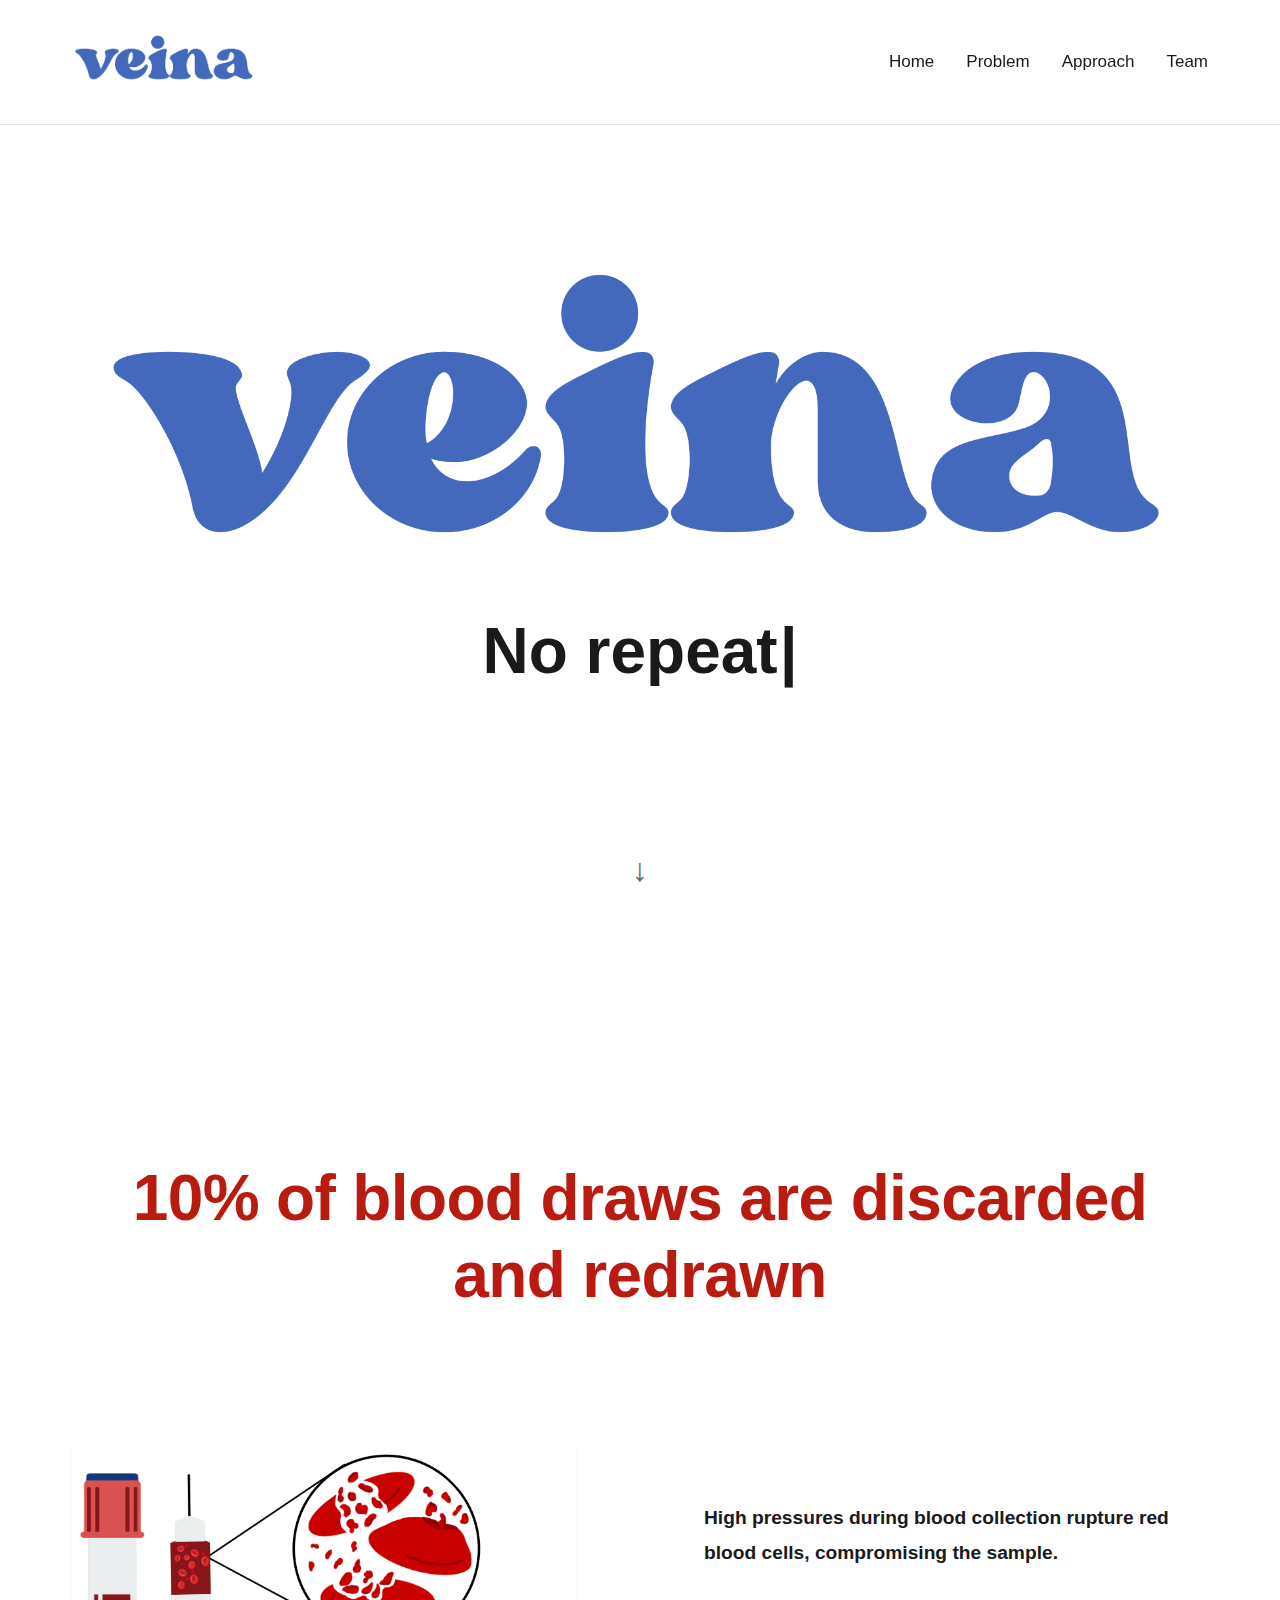
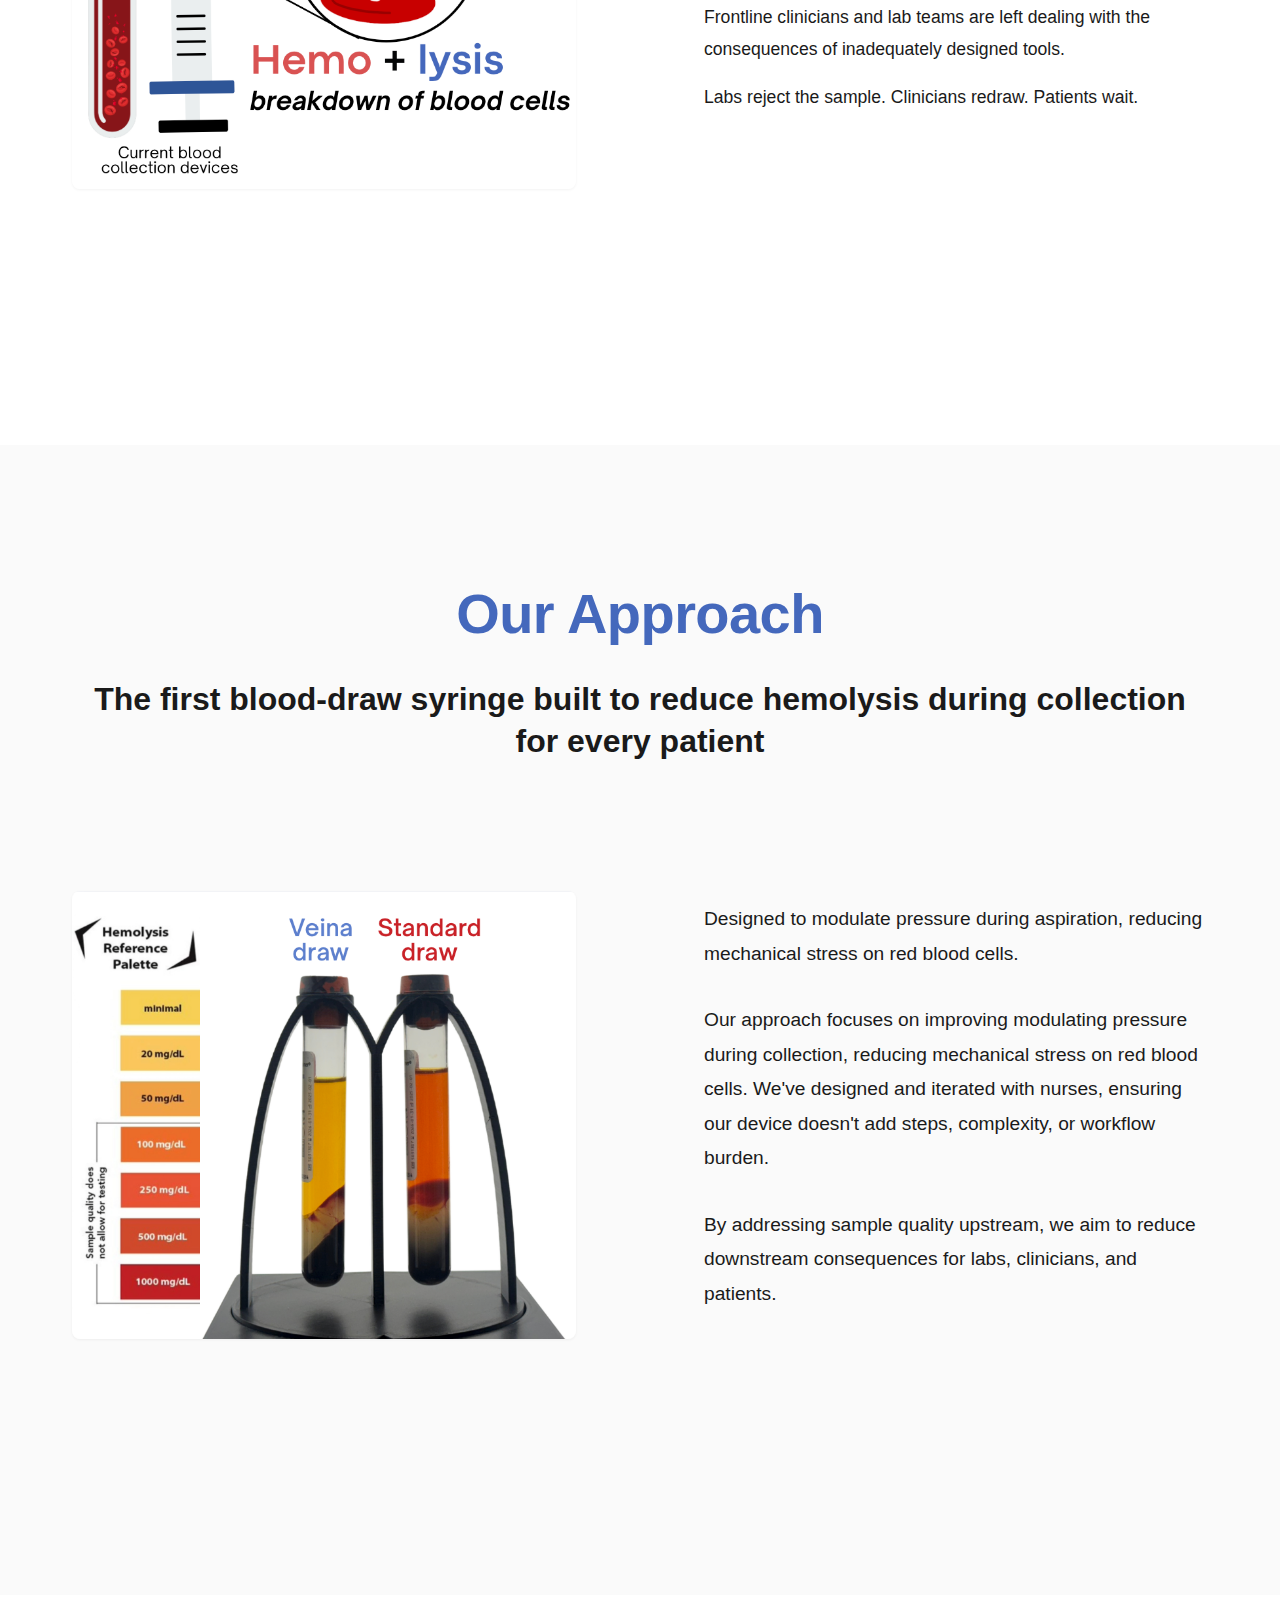
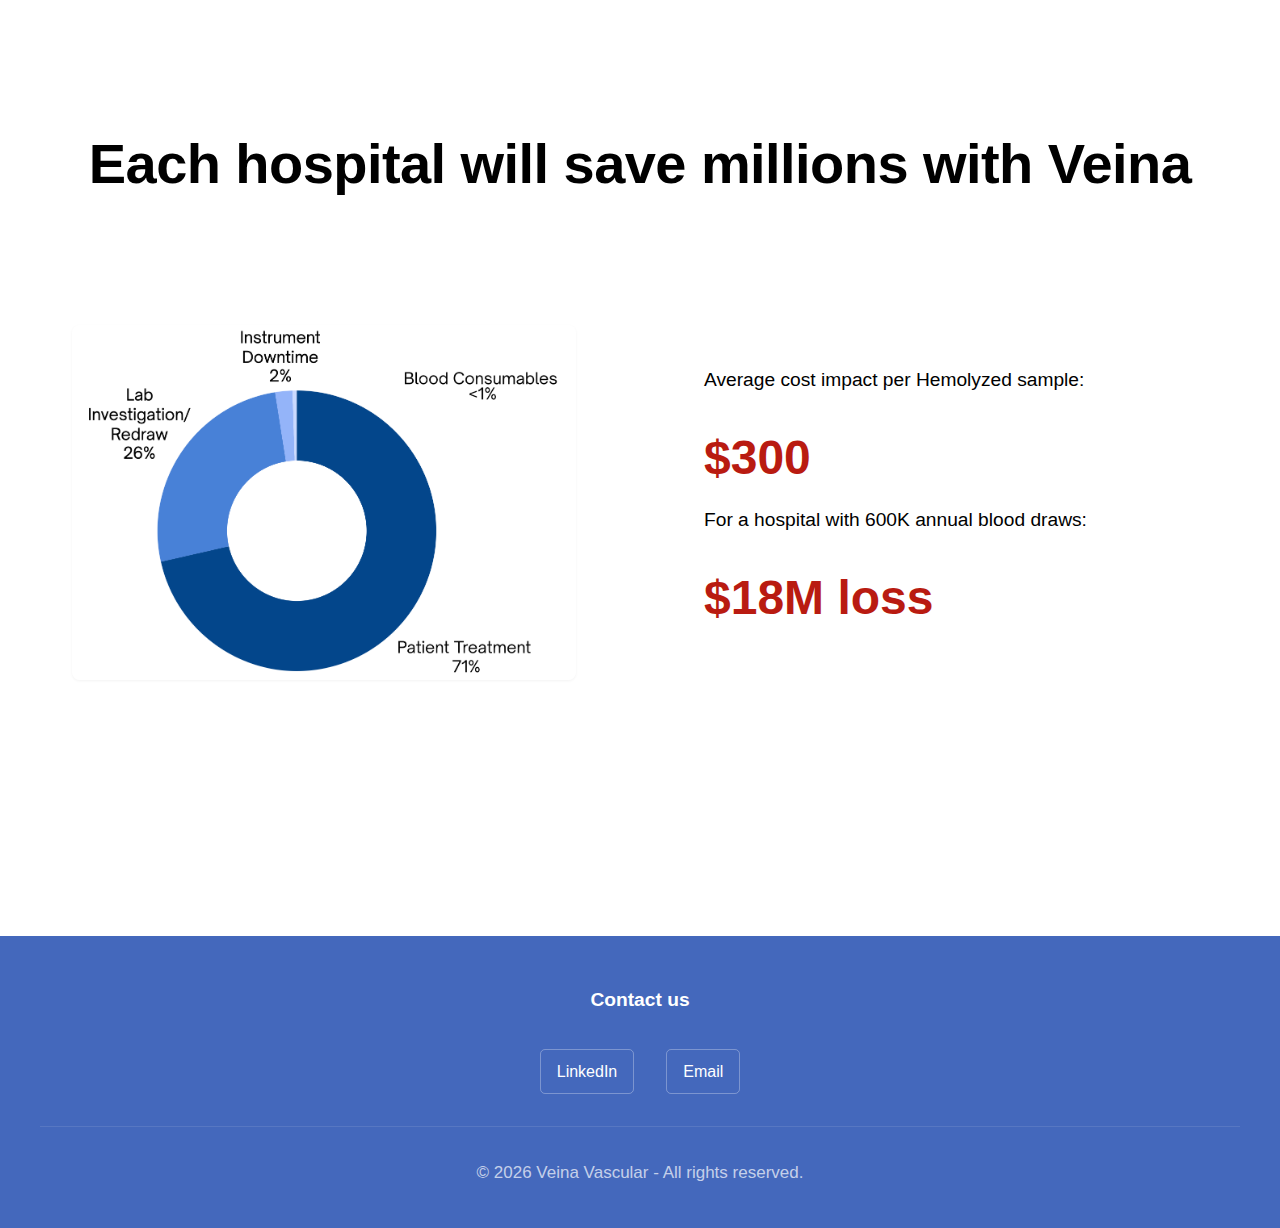
<file: index.html>
<!DOCTYPE html>
<html lang="en">
<head>
    <meta charset="UTF-8">
    <meta name="viewport" content="width=device-width, initial-scale=1.0">
    <meta name="description" content="Veina - Blood collection device designed to reduce hemolysis and improve sample integrity in emergency departments">
    <title>Veina</title>
    <link rel="stylesheet" href="css/style.css">
    <link rel="icon" type="image/x-icon" href="images/favicon.ico">
    <link rel="icon" type="image/png" sizes="32x32" href="images/favicon-32x32.png">
    <link rel="icon" type="image/png" sizes="16x16" href="images/favicon-16x16.png">
    <link rel="apple-touch-icon" sizes="180x180" href="images/apple-touch-icon.png">
    <link rel="manifest" href="site.webmanifest">
</head>
<body>
    <!-- Header -->
    <header>
        <div class="header-container">
            <a href="index.html" class="logo">
                <img src="images/veina.png" alt="Veina Logo">
            </a>
            <button class="mobile-menu-toggle" aria-label="Toggle menu">☰</button>
            <nav>
                <ul>
                    <li><a href="index.html">Home</a></li>
                    <li><a href="#problem">Problem</a></li>
                    <li><a href="#approach">Approach</a></li>
                    <li><a href="team.html">Team</a></li>
                </ul>
            </nav>
        </div>
    </header>

    <!-- Hero Section -->
    <section class="hero" style="min-height: 100vh; display: flex; flex-direction: column; justify-content: flex-start; align-items: center; text-align: center; position: relative; padding: 2rem; padding-top: 8rem;">
        <div class="hero-content" style="max-width: 100%; width: 100%;">
            <img src="images/veina.png" alt="Veina Logo" class="hero-logo" style="max-width: 90%; height: auto; width: auto; max-height: 300px; margin: 0 auto var(--spacing-md); display: block;">
            <p id="hero-subtext" style="font-size: clamp(2rem, 8vw, 4rem); color: var(--text-color); font-weight: 600; margin-top: var(--spacing-md); min-height: 4rem; line-height: 1.2;">
                No repeat blood draws.
            </p>
        </div>
        <a href="#problem" class="hero-arrow" style="position: absolute; bottom: 8rem; left: 50%; transform: translateX(-50%); font-size: 2rem; color: var(--text-light); text-decoration: none; animation: bounce 2s infinite; z-index: 10;">
            ↓
        </a>
    </section>

    <!-- Problem Section -->
    <section id="problem" style="padding-top: clamp(120px, 15vh, 180px);">
        <div class="container">
            <h2 style="font-size: clamp(2rem, 6vw, 4rem); font-weight: 700; color: #b91b11; margin-bottom: var(--spacing-xl); text-align: center; line-height: 1.2;">
                10% of blood draws are discarded and redrawn
            </h2>
            <div class="image-section" style="display: grid; grid-template-columns: 1fr 1fr; gap: var(--spacing-xl); align-items: center; margin-top: var(--spacing-xl); width: 100%;">
                <div style="width: 100%;">
                    <img src="images/problem.png" alt="Problem illustration" style="width: 100%; max-width: 100%; height: auto; border-radius: 8px; display: block;">
                </div>
                <div style="width: 100%;">
                    <p style="font-size: clamp(1rem, 2vw, 1.2rem); line-height: 1.8; color: var(--text-color); margin-bottom: var(--spacing-md);">
                        <strong>High pressures during blood collection rupture red blood cells, compromising the sample.</strong>
                    </p>
                    <p style="font-size: clamp(0.95rem, 1.8vw, 1.1rem); line-height: 1.8; color: var(--text-color); margin-bottom: var(--spacing-sm);">
                        Frontline clinicians and lab teams are left dealing with the consequences of inadequately designed tools.
                    </p>
                    <p style="font-size: clamp(0.95rem, 1.8vw, 1.1rem); line-height: 1.8; color: var(--text-color); margin-bottom: var(--spacing-sm);">
                        Labs reject the sample. Clinicians redraw. Patients wait.
                    </p>
                    
                </div>
            </div>
        </div>
    </section>

    <!-- Approach Section -->
    <section id="approach" style="background: var(--bg-light); padding-top: clamp(120px, 15vh, 180px);">
        <div class="container">
            <div style="text-align: center; margin-bottom: var(--spacing-xl);">
                <h2 style="font-size: clamp(2rem, 5vw, 3.5rem); font-weight: 700; color: #4468bc; margin-bottom: var(--spacing-md); line-height: 1.2;">
                    Our Approach
                </h2>
                <p style="font-size: clamp(1.5rem, 3.5vw, 2rem); font-weight: 600; color: var(--text-color); margin-bottom: var(--spacing-xl); line-height: 1.3;">
                    The first blood-draw syringe built to reduce hemolysis during collection for every patient
                </p>
            </div>
            <div class="image-section" style="display: grid; grid-template-columns: 1fr 1fr; gap: var(--spacing-xl); align-items: center; margin-top: var(--spacing-xl); width: 100%;">
                <div style="width: 100%;">
                    <img src="images/hemo.png" alt="Hemolysis solution" style="width: 100%; max-width: 100%; height: auto; border-radius: 8px; display: block;">
                </div>
                <div style="width: 100%;">
                    <p style="font-size: clamp(1rem, 2vw, 1.2rem); line-height: 1.8; color: var(--text-color); margin-bottom: var(--spacing-md);">
                        Designed to modulate pressure during aspiration, reducing mechanical stress on red blood cells.
                    </p>
                    <p style="font-size: clamp(1rem, 2vw, 1.2rem); line-height: 1.8; color: var(--text-color); margin-bottom: var(--spacing-md);">
                        Our approach focuses on improving modulating pressure during collection, reducing mechanical stress on red blood cells. We've designed and iterated with nurses, ensuring our device doesn't add steps, complexity, or workflow burden.
                    </p>
                    <p style="font-size: clamp(1rem, 2vw, 1.2rem); line-height: 1.8; color: var(--text-color);">
                        By addressing sample quality upstream, we aim to reduce downstream consequences for labs, clinicians, and patients.
                    </p>
                </div>
            </div>
        </div>
    </section>

    <!-- Cost Impact Section -->
    <section id="cost-impact" style="padding-top: clamp(120px, 15vh, 180px);">
        <div class="container">
            <h2 style="font-size: clamp(2rem, 5vw, 3.5rem); font-weight: 700; color: var(--primary-color); margin-bottom: var(--spacing-md); text-align: center; line-height: 1.2;">
                Each hospital will save millions with Veina
            </h2>
            <div class="image-section" style="display: grid; grid-template-columns: 1fr 1fr; gap: var(--spacing-xl); align-items: center; margin-top: var(--spacing-xl); width: 100%;">
                <div style="width: 100%;">
                    <img src="images/val.png" alt="Cost impact visualization" style="width: 100%; max-width: 100%; height: auto; border-radius: 8px; display: block;">
                </div>
                <div style="width: 100%;">
                    <p style="font-size: clamp(1rem, 2vw, 1.2rem); line-height: 1.8; color: var(--primary-color); margin-bottom: var(--spacing-md); font-weight: 500;">
                        Average cost impact per Hemolyzed sample:
                    </p>
                    <p style="font-size: clamp(2rem, 4vw, 3rem); line-height: 1.2; color: var(--veina-red); font-weight: 700; margin-top: var(--spacing-md);">
                        $300
                    </p>
                    <p style="font-size: clamp(1rem, 2vw, 1.2rem); line-height: 1.8; color: var(--primary-color); margin-bottom: var(--spacing-md); font-weight: 500;">
                        For a hospital with 600K annual blood draws:
                    </p>
                    <p style="font-size: clamp(2rem, 4vw, 3rem); line-height: 1.2; color: var(--veina-red); font-weight: 700; margin-top: var(--spacing-md);">
                        $18M loss
                    </p>
                </div>
            </div>
        </div>
    </section>

    <!-- Footer -->
    <footer>
        <div class="footer-content">
            <p style="font-size: 1.2rem; font-weight: 600; margin-bottom: var(--spacing-md); color: var(--white);">Contact us</p>
            <div class="social-links">
                <a href="https://www.linkedin.com/company/veina-vascular/" aria-label="LinkedIn">LinkedIn</a>
                <a href="mailto:veinavascular@gmail.com" aria-label="Email">Email</a>
            </div>
            <div class="copyright">
                <p>&copy; 2026 Veina Vascular - All rights reserved.</p>
            </div>
        </div>
    </footer>

    <script src="js/main.js"></script>
    <style>
        @keyframes bounce {
            0%, 20%, 50%, 80%, 100% {
                transform: translateX(-50%) translateY(0);
            }
            40% {
                transform: translateX(-50%) translateY(-10px);
            }
            60% {
                transform: translateX(-50%) translateY(-5px);
            }
        }

        @keyframes fadeIn {
            from {
                opacity: 0;
            }
            to {
                opacity: 1;
            }
        }

        #hero-subtext {
            min-height: 2rem;
            display: inline-block;
        }

        #hero-subtext::after {
            content: '|';
            animation: blink 1s infinite;
            margin-left: 2px;
        }

        @keyframes blink {
            0%, 50% { opacity: 1; }
            51%, 100% { opacity: 0; }
        }
    </style>
    <script>
        // Cycle through hero subtext phrases with typing effect
        const phrases = [
            "No repeat blood draws.",
            "No wasted time.",
            "No compromises on care."
        ];
        let currentPhrase = 0;
        let currentChar = 0;
        let isDeleting = false;
        const subtextElement = document.getElementById('hero-subtext');
        let typingTimeout;

        function typeText() {
            if (!subtextElement) return;

            const currentText = phrases[currentPhrase];
            
            if (isDeleting) {
                // Delete characters
                subtextElement.textContent = currentText.substring(0, currentChar - 1);
                currentChar--;
                
                if (currentChar === 0) {
                    isDeleting = false;
                    currentPhrase = (currentPhrase + 1) % phrases.length;
                    typingTimeout = setTimeout(typeText, 500); // Pause before typing next phrase
                    return;
                }
            } else {
                // Type characters
                subtextElement.textContent = currentText.substring(0, currentChar + 1);
                currentChar++;
                
                if (currentChar === currentText.length) {
                    // Finished typing, wait then start deleting
                    typingTimeout = setTimeout(() => {
                        isDeleting = true;
                        typeText();
                    }, 2000); // Wait 2 seconds before deleting
                    return;
                }
            }
            
            // Speed: faster when deleting, normal when typing
            const speed = isDeleting ? 50 : 100;
            typingTimeout = setTimeout(typeText, speed);
        }

        // Start typing effect when page loads
        if (subtextElement) {
            // Start with first phrase
            subtextElement.textContent = '';
            typeText();
        }
    </script>
</body>
</html>
</file>
<file: css/style.css>
/* Reset and Base Styles */
* {
    margin: 0;
    padding: 0;
    box-sizing: border-box;
}

:root {
    --primary-color: #000000;
    --secondary-color: #1a1a1a;
    --accent-color: #4468bc;
    --veina-blue: #4468bc;
    --veina-red: #b91b11;
    --text-color: #1a1a1a;
    --text-light: #666666;
    --bg-light: #fafafa;
    --bg-white: #ffffff;
    --white: #ffffff;
    --border-color: #e5e5e5;
    --shadow: 0 1px 3px rgba(0, 0, 0, 0.05);
    --shadow-hover: 0 4px 12px rgba(0, 0, 0, 0.08);
    --spacing-xs: 0.5rem;
    --spacing-sm: 1rem;
    --spacing-md: 2rem;
    --spacing-lg: 4rem;
    --spacing-xl: 8rem;
    --spacing-xxl: 12rem;
}

html {
    scroll-behavior: smooth;
    scroll-padding-top: clamp(120px, 15vh, 180px); /* Account for fixed header */
}

body {
    font-family: -apple-system, BlinkMacSystemFont, 'Segoe UI', Roboto, 'Helvetica Neue', Arial, sans-serif;
    line-height: 1.7;
    color: var(--text-color);
    background-color: var(--white);
    font-size: 17px;
    -webkit-font-smoothing: antialiased;
    -moz-osx-font-smoothing: grayscale;
}

/* Typography */
h1, h2, h3, h4, h5, h6 {
    font-weight: 600;
    line-height: 1.2;
    margin-bottom: 1rem;
    color: var(--primary-color);
    letter-spacing: -0.01em;
}

h1 { font-size: 3.5rem; font-weight: 700; }
h2 { font-size: 2.5rem; font-weight: 600; }
h3 { font-size: 1.75rem; font-weight: 600; }
h4 { font-size: 1.35rem; }
h5 { font-size: 1.15rem; }

p {
    margin-bottom: 1rem;
}

a {
    color: var(--accent-color);
    text-decoration: none;
    transition: color 0.3s ease;
}

a:hover:not(header nav a):not(nav a) {
    color: #c7364d;
}

/* Header */
header {
    background: var(--bg-white);
    border-bottom: 1px solid var(--border-color);
    position: sticky;
    top: 0;
    z-index: 1000;
    padding: var(--spacing-md) 0;
    backdrop-filter: blur(10px);
    background: rgba(255, 255, 255, 0.95);
}

.header-container {
    max-width: 1200px;
    margin: 0 auto;
    padding: 0 2rem;
    display: flex;
    justify-content: space-between;
    align-items: center;
}

.logo img {
    height: 50px;
    width: auto;
}

nav ul {
    list-style: none;
    display: flex;
    gap: var(--spacing-md);
    align-items: center;
}

nav a {
    color: var(--text-color);
    font-weight: 500;
    padding: 0.5rem 0;
    position: relative;
}

nav a:hover,
nav ul li a:hover,
header nav a:hover {
    color: #4468bc !important;
}

nav a::after {
    content: '';
    position: absolute;
    bottom: 0;
    left: 0;
    width: 0;
    height: 2px;
    background: #4468bc;
    transition: width 0.3s ease;
}

nav a:hover::after {
    width: 100%;
}

.btn-primary {
    background: var(--primary-color);
    color: var(--white);
    padding: 0.875rem 1.75rem;
    border-radius: 4px;
    font-weight: 500;
    font-size: 0.95rem;
    transition: background 0.2s ease, opacity 0.2s ease;
    border: none;
}

.btn-primary:hover {
    background: var(--secondary-color);
    opacity: 0.9;
}

.btn-primary::after {
    display: none;
}

.mobile-menu-toggle {
    display: none;
    background: none;
    border: none;
    font-size: 1.5rem;
    cursor: pointer;
    color: var(--text-color);
}

/* Hero Section */
.hero {
    background: var(--bg-white);
    color: var(--text-color);
    padding: var(--spacing-xxl) 2rem var(--spacing-xl);
    position: relative;
    min-height: 100vh;
    display: flex;
    align-items: center;
    justify-content: center;
}

.hero-content {
    max-width: 1200px;
    margin: 0 auto;
    width: 100%;
}

.hero-logo {
    max-width: 100%;
    height: auto;
    width: auto;
}

.hero-logo {
    height: 120px;
    width: auto;
    margin-bottom: var(--spacing-md);
    display: block;
    margin-left: auto;
    margin-right: auto;
}

.hero h1 {
    color: var(--primary-color);
    font-size: 3rem;
    font-weight: 700;
    line-height: 1.2;
    margin-bottom: var(--spacing-sm);
    letter-spacing: -0.02em;
}

.hero-subtitle {
    font-size: 1.5rem;
    color: var(--text-light);
    font-weight: 400;
    margin-bottom: var(--spacing-lg);
    line-height: 1.5;
}

.hero-stats {
    display: grid;
    grid-template-columns: repeat(auto-fit, minmax(200px, 1fr));
    gap: var(--spacing-md);
    margin: var(--spacing-lg) 0;
    padding: var(--spacing-md) 0;
}

.hero-stat {
    padding: var(--spacing-md);
}

.hero-stat-number {
    font-size: 3.5rem;
    font-weight: 700;
    color: var(--accent-color);
    line-height: 1;
    margin-bottom: var(--spacing-xs);
}

.hero-stat-label {
    font-size: 1.1rem;
    color: var(--text-color);
    font-weight: 500;
}

.hero-image {
    margin-top: var(--spacing-lg);
}

.hero-image img {
    max-width: 400px;
    border-radius: 10px;
    box-shadow: var(--shadow);
}

/* Sections */
section {
    padding: var(--spacing-xxl) 2rem;
    min-height: auto;
    width: 100%;
    box-sizing: border-box;
}

section[id] {
    scroll-margin-top: clamp(120px, 15vh, 180px); /* Account for fixed header when scrolling to section */
}

.container {
    max-width: 1200px;
    margin: 0 auto;
    width: 100%;
    padding: 0 2rem;
    box-sizing: border-box;
}

.section-header {
    text-align: left;
    margin-bottom: var(--spacing-xl);
    max-width: 900px;
}

.section-header h2 {
    font-size: 2.75rem;
    font-weight: 600;
    margin-bottom: var(--spacing-md);
    color: var(--primary-color);
    letter-spacing: -0.02em;
}

.section-header p {
    font-size: 1.15rem;
    color: var(--text-light);
    line-height: 1.7;
    font-weight: 400;
}

.section-subtitle {
    font-size: 1.1rem;
    color: var(--text-light);
    margin-top: var(--spacing-xs);
}

/* Feature Sections */
.feature-section {
    display: grid;
    grid-template-columns: repeat(auto-fit, minmax(280px, 1fr));
    gap: var(--spacing-md);
    margin: var(--spacing-lg) 0;
}

.feature-card {
    background: var(--bg-white);
    padding: var(--spacing-md);
    border-radius: 8px;
    border: 1px solid var(--border-color);
    transition: transform 0.3s ease, box-shadow 0.3s ease, border-color 0.3s ease;
    text-align: center;
}

.feature-card:hover {
    transform: translateY(-3px);
    box-shadow: var(--shadow-hover);
    border-color: var(--accent-color);
}

.feature-card-icon {
    font-size: 2.5rem;
    margin-bottom: var(--spacing-sm);
    color: var(--accent-color);
}

.feature-card h3 {
    color: var(--primary-color);
    margin-bottom: var(--spacing-sm);
    font-size: 1.3rem;
}

.feature-card p {
    color: var(--text-light);
    line-height: 1.6;
    margin: 0;
}

/* Image Sections */
.image-section {
    display: grid;
    grid-template-columns: 1fr 1fr;
    gap: 3rem;
    align-items: center;
    margin: 4rem 0;
    width: 100%;
}

.image-section img {
    width: 100%;
    max-width: 100%;
    height: auto;
    border-radius: 10px;
    box-shadow: var(--shadow);
    display: block;
}

.image-section.reverse {
    direction: rtl;
}

.image-section.reverse > * {
    direction: ltr;
}

.image-section.full-width {
    grid-template-columns: 1fr;
}

.image-section.full-width img {
    max-width: 100%;
    width: 100%;
}

/* Stats Section */
.stats-section {
    background: var(--bg-light);
    padding: var(--spacing-lg) 2rem;
}

.stats-grid {
    display: grid;
    grid-template-columns: repeat(auto-fit, minmax(250px, 1fr));
    gap: var(--spacing-md);
    text-align: center;
}

.stat-card {
    padding: var(--spacing-md);
    background: var(--bg-white);
    border-radius: 8px;
    box-shadow: var(--shadow);
}

.stat-number {
    font-size: 3.5rem;
    font-weight: 700;
    color: var(--accent-color);
    display: block;
    line-height: 1;
    margin-bottom: var(--spacing-xs);
}

.stat-label {
    color: var(--text-color);
    font-size: 1.1rem;
    font-weight: 500;
    margin-top: var(--spacing-xs);
}

/* Content Sections */
.content-section {
    max-width: 700px;
    margin: 0;
}

.content-section p {
    font-size: 1.1rem;
    line-height: 1.8;
    color: var(--text-color);
    margin-bottom: var(--spacing-md);
}

.content-section h3 {
    margin-top: 2rem;
    margin-bottom: 1rem;
}

.content-section img {
    width: 100%;
    margin: 2rem 0;
    border-radius: 10px;
    box-shadow: var(--shadow);
}

.content-section hr {
    border: none;
    border-top: 1px solid var(--border-color);
    margin: 3rem 0;
}

/* Team Grid */
.team-grid {
    display: grid;
    grid-template-columns: repeat(auto-fit, minmax(250px, 1fr));
    gap: 2rem;
    margin: 3rem 0;
}

.team-member {
    text-align: center;
    background: var(--white);
    padding: 2rem;
    border-radius: 10px;
    box-shadow: var(--shadow);
    transition: transform 0.3s ease, box-shadow 0.3s ease;
}

.team-member:hover {
    transform: translateY(-5px);
    box-shadow: var(--shadow-hover);
}

.team-member img {
    width: 200px;
    height: 200px;
    object-fit: cover;
    border-radius: 50%;
    margin-bottom: 1rem;
    border: 4px solid var(--accent-color);
}

.team-member h3 {
    margin-bottom: 0.5rem;
}

.team-member p {
    color: var(--text-light);
    margin-bottom: 0.5rem;
}

.mentor-section {
    margin-top: 4rem;
    padding: 2rem;
    background: var(--bg-light);
    border-radius: 10px;
}

.mentor-content {
    display: flex;
    gap: 2rem;
    align-items: flex-start;
}

.mentor-content img {
    width: 150px;
    height: 150px;
    object-fit: cover;
    border-radius: 10px;
    flex-shrink: 0;
}

/* Footer */
footer {
    background: var(--veina-blue);
    color: var(--white);
    padding: 3rem 2rem 1.5rem;
    text-align: center;
}

.footer-content {
    max-width: 1200px;
    margin: 0 auto;
}

.social-links {
    display: flex;
    justify-content: center;
    gap: 2rem;
    margin-bottom: 2rem;
}

.social-links a {
    color: var(--white);
    font-size: 1rem;
    padding: 0.5rem 1rem;
    transition: color 0.3s ease, transform 0.3s ease;
    border: 1px solid rgba(255, 255, 255, 0.3);
    border-radius: 5px;
}

.social-links a:hover {
    color: var(--accent-color);
    transform: translateY(-3px);
    border-color: var(--accent-color);
}

.copyright {
    margin-top: 2rem;
    padding-top: 2rem;
    border-top: 1px solid rgba(255, 255, 255, 0.1);
    color: rgba(255, 255, 255, 0.7);
}

/* Buttons */
.btn {
    display: inline-block;
    padding: 0.875rem 1.75rem;
    background: var(--primary-color);
    color: var(--white);
    border-radius: 4px;
    font-weight: 500;
    font-size: 0.95rem;
    transition: background 0.2s ease, opacity 0.2s ease;
    border: none;
    cursor: pointer;
    text-decoration: none;
}

.btn:hover {
    background: var(--secondary-color);
    opacity: 0.9;
}

.btn-secondary {
    background: transparent;
    border: 2px solid var(--accent-color);
    color: var(--accent-color);
}

.btn-secondary:hover {
    background: var(--accent-color);
    color: var(--white);
}

/* Responsive Design */
@media (max-width: 768px) {
    .mobile-menu-toggle {
        display: block;
    }

    nav {
        display: none;
        position: absolute;
        top: 100%;
        left: 0;
        right: 0;
        background: var(--bg-white);
        box-shadow: var(--shadow);
        padding: var(--spacing-sm) 2rem;
    }

    nav.active {
        display: block;
    }

    nav ul {
        flex-direction: column;
        gap: var(--spacing-sm);
        align-items: flex-start;
    }

    .header-container {
        position: relative;
    }

    h1 { font-size: 2rem; }
    h2 { font-size: 2rem; }
    h3 { font-size: 1.5rem; }

    .hero {
        padding: var(--spacing-lg) 1.5rem;
    }

    .hero-content {
        grid-template-columns: 1fr !important;
        text-align: center;
    }

    .image-section {
        grid-template-columns: 1fr !important;
    }

    .hero h1 {
        font-size: 2rem;
    }

    .hero-subtitle {
        font-size: 1.2rem;
    }

    .hero-stat-number {
        font-size: 2.5rem;
    }

    .hero-stats {
        grid-template-columns: 1fr;
        gap: var(--spacing-sm);
    }

    .section-header h2 {
        font-size: 2rem;
    }

    .image-section {
        grid-template-columns: 1fr;
    }

    .mentor-content {
        flex-direction: column;
    }

    .mentor-content img {
        width: 100%;
        max-width: 200px;
        margin: 0 auto;
    }

    section {
        padding: var(--spacing-md) 1.5rem;
    }
}

@media (max-width: 480px) {
    html {
        scroll-padding-top: 70px;
    }

    section[id] {
        scroll-margin-top: 70px;
    }

    .hero-logo {
        height: auto !important;
        max-height: 150px;
        width: auto;
    }

    .hero h1 {
        font-size: 2rem;
    }

    h2 {
        font-size: 1.75rem;
    }

    .hero-stat-number {
        font-size: 2rem;
    }

    .team-member img {
        width: 150px;
        height: 150px;
        max-width: 100%;
    }

    .stat-number {
        font-size: 2rem;
    }

    .section-header h2 {
        font-size: 1.75rem;
    }

    section {
        padding: var(--spacing-md) 1rem;
    }

    .container {
        padding: 0 1rem;
    }

    .image-section {
        gap: var(--spacing-sm);
    }
}

/* Utility Classes */
.text-center {
    text-align: center;
}

.mt-1 { margin-top: 1rem; }
.mt-2 { margin-top: 2rem; }
.mt-3 { margin-top: 3rem; }
.mb-1 { margin-bottom: 1rem; }
.mb-2 { margin-bottom: 2rem; }
.mb-3 { margin-bottom: 3rem; }
</file>
